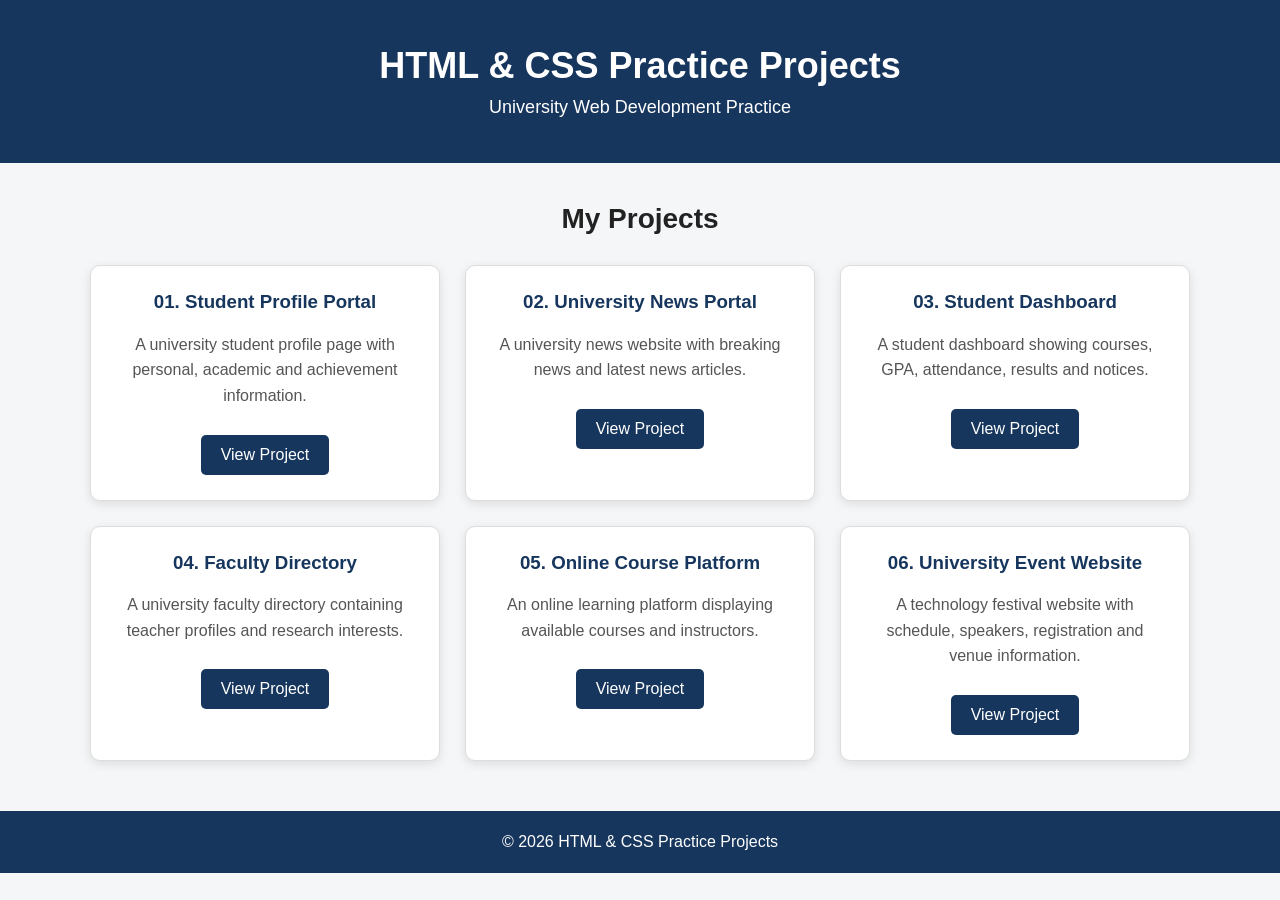
<file: index.html>
<!DOCTYPE html>
<html lang="en">
<head>
    <meta charset="UTF-8">
    <meta name="viewport" content="width=device-width, initial-scale=1.0">
    <title>HTML & CSS Practice Projects</title>

    <link rel="stylesheet" href="style.css">
</head>

<body>

    <header>
        <h1>HTML & CSS Practice Projects</h1>
        <p>University Web Development Practice</p>
    </header>

    <main class="projects">

        <h2>My Projects</h2>

        <div class="project-grid">

            <!-- Project 01 -->
            <div class="project-card">
                <h3>01. Student Profile Portal</h3>
                <p>
                    A university student profile page with personal,
                    academic and achievement information.
                </p>

                <a href="01-Student-Profile/index.html">
                    View Project
                </a>
            </div>

            <!-- Project 02 -->
            <div class="project-card">
                <h3>02. University News Portal</h3>
                <p>
                    A university news website with breaking news
                    and latest news articles.
                </p>

                <a href="02-University-News/index.html">
                    View Project
                </a>
            </div>

            <!-- Project 03 -->
            <div class="project-card">
                <h3>03. Student Dashboard</h3>
                <p>
                    A student dashboard showing courses, GPA,
                    attendance, results and notices.
                </p>

                <a href="03-Student-Dashboard/index.html">
                    View Project
                </a>
            </div>

            <!-- Project 04 -->
            <div class="project-card">
                <h3>04. Faculty Directory</h3>
                <p>
                    A university faculty directory containing
                    teacher profiles and research interests.
                </p>

                <a href="04-Faculty-Directory/index.html">
                    View Project
                </a>
            </div>

            <!-- Project 05 -->
            <div class="project-card">
                <h3>05. Online Course Platform</h3>
                <p>
                    An online learning platform displaying
                    available courses and instructors.
                </p>

                <a href="05-Online-Course/index.html">
                    View Project
                </a>
            </div>

            <!-- Project 06 -->
            <div class="project-card">
                <h3>06. University Event Website</h3>
                <p>
                    A technology festival website with schedule,
                    speakers, registration and venue information.
                </p>

                <a href="06-University-Event/index.html">
                    View Project
                </a>
            </div>

        </div>

    </main>

    <footer>
        <p>© 2026 HTML & CSS Practice Projects</p>
    </footer>

</body>
</html>
</file>
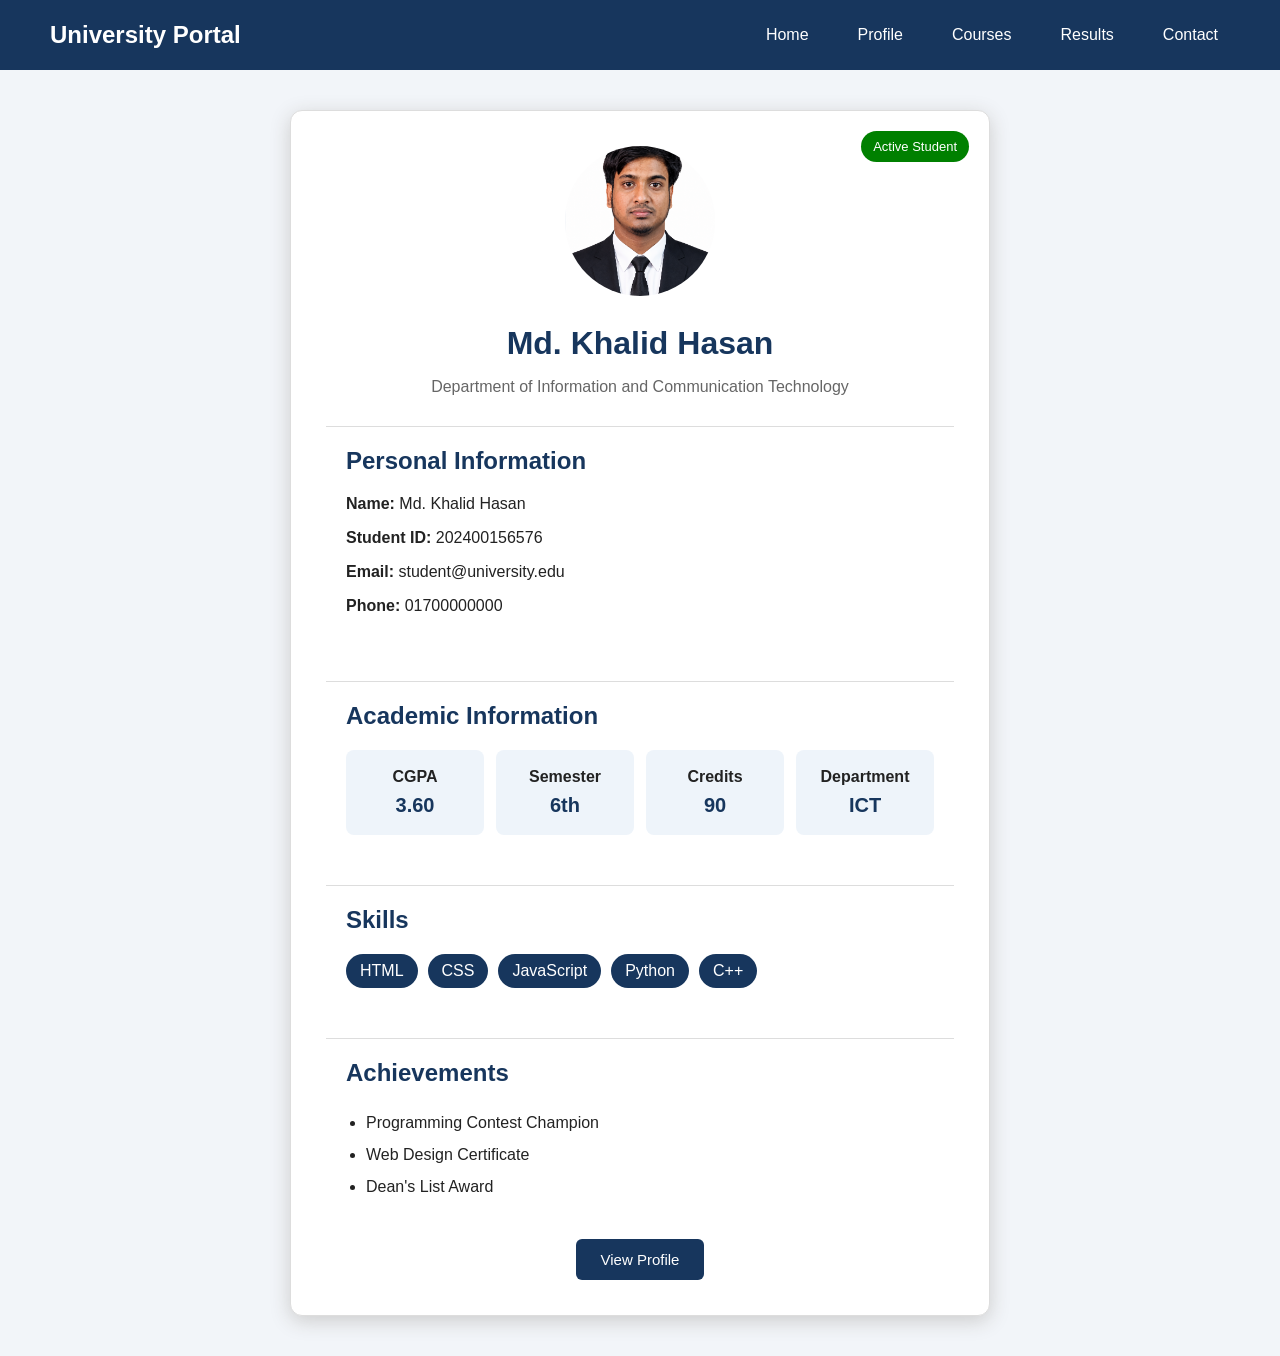
<file: 01-Student-Profile/index.html>
<!DOCTYPE html>
<html lang="en">
<head>
    <meta charset="UTF-8">
    <meta name="viewport" content="width=device-width, initial-scale=1.0">
    <title>Student Profile Portal</title>

    <link rel="stylesheet" href="style.css">
</head>

<body>

    <!-- Navigation Bar -->
    <nav class="navbar">

        <h2>University Portal</h2>

        <div class="nav-links">
            <a href="#">Home</a>
            <a href="#">Profile</a>
            <a href="#">Courses</a>
            <a href="#">Results</a>
            <a href="#">Contact</a>
        </div>

    </nav>


    <!-- Student Profile Card -->
    <main>

        <div class="profile-card">

            <!-- Active Student Badge -->
            <span class="active-badge">
                Active Student
            </span>


            <!-- Profile Picture -->
            <img
                src="kha.png"
                alt="Student Profile Picture"
                class="profile-image"
            >


            <!-- Student Name -->
            <h1>Md. Khalid Hasan</h1>

            <p class="department">
                Department of Information and Communication Technology
            </p>


            <!-- Personal Information -->
            <section class="profile-section">

                <h2>Personal Information</h2>

                <p>
                    <strong>Name:</strong>
                    Md. Khalid Hasan
        
                </p>

                <p>
                    <strong>Student ID:</strong>
                    202400156576
                </p>

                <p>
                    <strong>Email:</strong>
                    student@university.edu
                </p>

                <p>
                    <strong>Phone:</strong>
                    01700000000
                </p>

            </section>


            <!-- Academic Information -->
            <section class="profile-section">

                <h2>Academic Information</h2>

                <div class="academic-grid">

                    <div class="academic-item">
                        <h3>CGPA</h3>
                        <p>3.60</p>
                    </div>

                    <div class="academic-item">
                        <h3>Semester</h3>
                        <p>6th</p>
                    </div>

                    <div class="academic-item">
                        <h3>Credits</h3>
                        <p>90</p>
                    </div>

                    <div class="academic-item">
                        <h3>Department</h3>
                        <p>ICT</p>
                    </div>

                </div>

            </section>


            <!-- Skills -->
            <section class="profile-section">

                <h2>Skills</h2>

                <div class="skills">

                    <span>HTML</span>
                    <span>CSS</span>
                    <span>JavaScript</span>
                    <span>Python</span>
                    <span>C++</span>

                </div>

            </section>


            <!-- Achievements -->
            <section class="profile-section">

                <h2>Achievements</h2>

                <ul class="achievements">

                    <li>
                        Programming Contest Champion
                    </li>

                    <li>
                        Web Design Certificate
                    </li>

                    <li>
                        Dean's List Award
                    </li>

                </ul>

            </section>


            <!-- Button -->
            <button class="profile-button">
                View Profile
            </button>

        </div>

    </main>

</body>
</html>
</file>
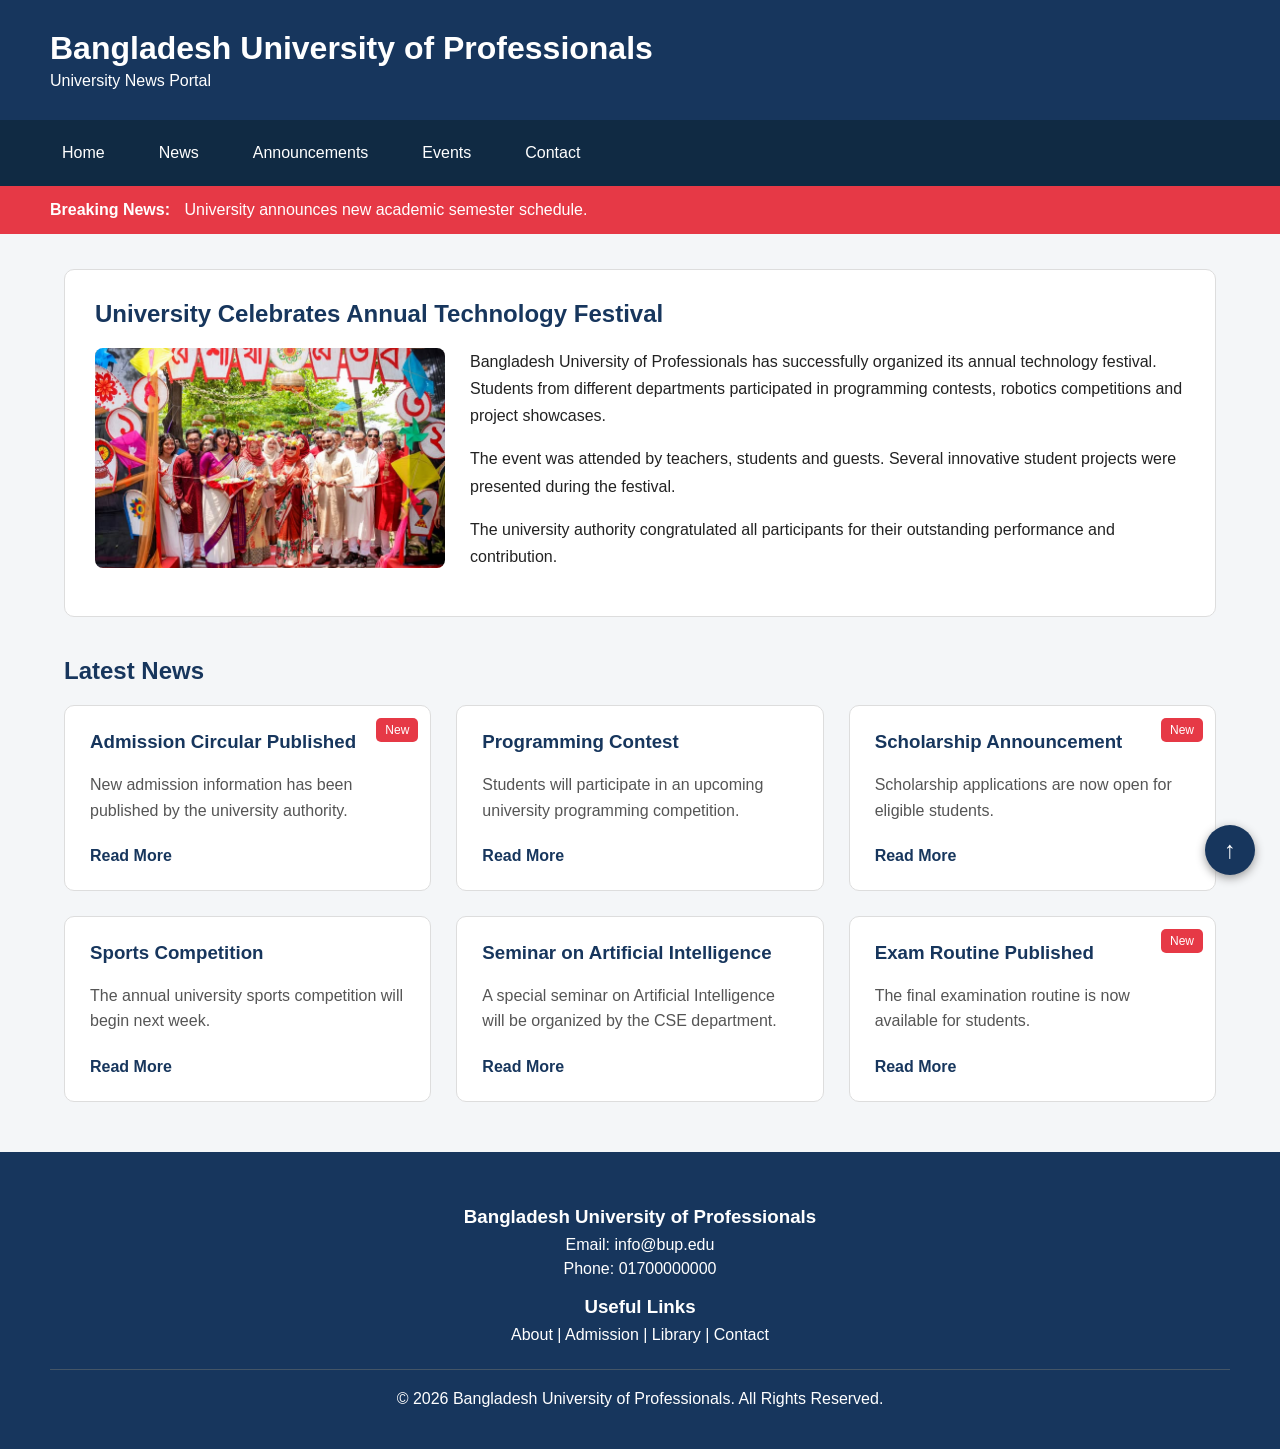
<file: 02-University-News/index.html>
<!DOCTYPE html>
<html lang="en">
<head>
    <meta charset="UTF-8">
    <meta name="viewport" content="width=device-width, initial-scale=1.0">
    <title>University News Portal</title>

    <link rel="stylesheet" href="style.css">
</head>

<body>

    <!-- Header -->
    <header class="header">

        <div class="logo">
            <h1>Bangladesh University of Professionals</h1>
            <p>University News Portal</p>
        </div>

    </header>


    <!-- Navigation -->
    <nav class="navbar">

        <a href="#">Home</a>
        <a href="#">News</a>
        <a href="#">Announcements</a>
        <a href="#">Events</a>
        <a href="#">Contact</a>

    </nav>


    <!-- Breaking News -->
    <section class="breaking-news">

        <strong>Breaking News:</strong>

        <span>
            University announces new academic semester schedule.
        </span>

    </section>


    <main class="container">


        <!-- Main News Article -->
        <section class="main-news">

            <h2>
                University Celebrates Annual Technology Festival
            </h2>

            <img
                src="bup.jpg"
                alt="University Technology Festival"
            >

            <p>
                Bangladesh University of Professionals has successfully organized its annual
                technology festival. Students from different departments
                participated in programming contests, robotics competitions
                and project showcases.
            </p>

            <p>
                The event was attended by teachers, students and guests.
                Several innovative student projects were presented during
                the festival.
            </p>

            <p>
                The university authority congratulated all participants
                for their outstanding performance and contribution.
            </p>

            <div class="clear"></div>

        </section>


        <!-- Latest News -->
        <section class="latest-news">

            <h2>Latest News</h2>


            <div class="news-grid">


                <!-- News 01 -->
                <article class="news-card">

                    <span class="new-badge">New</span>

                    <h3>Admission Circular Published</h3>

                    <p>
                        New admission information has been published
                        by the university authority.
                    </p>

                    <a href="#">Read More</a>

                </article>


                <!-- News 02 -->
                <article class="news-card">

                    <h3>Programming Contest</h3>

                    <p>
                        Students will participate in an upcoming
                        university programming competition.
                    </p>

                    <a href="#">Read More</a>

                </article>


                <!-- News 03 -->
                <article class="news-card">

                    <span class="new-badge">New</span>

                    <h3>Scholarship Announcement</h3>

                    <p>
                        Scholarship applications are now open
                        for eligible students.
                    </p>

                    <a href="#">Read More</a>

                </article>


                <!-- News 04 -->
                <article class="news-card">

                    <h3>Sports Competition</h3>

                    <p>
                        The annual university sports competition
                        will begin next week.
                    </p>

                    <a href="#">Read More</a>

                </article>


                <!-- News 05 -->
                <article class="news-card">

                    <h3>Seminar on Artificial Intelligence</h3>

                    <p>
                        A special seminar on Artificial Intelligence
                        will be organized by the CSE department.
                    </p>

                    <a href="#">Read More</a>

                </article>


                <!-- News 06 -->
                <article class="news-card">

                    <span class="new-badge">New</span>

                    <h3>Exam Routine Published</h3>

                    <p>
                        The final examination routine is now
                        available for students.
                    </p>

                    <a href="#">Read More</a>

                </article>


            </div>

        </section>

    </main>


    <!-- Footer -->
    <footer class="footer">

        <div>
            <h3>Bangladesh University of Professionals</h3>

            <p>
                Email: info@bup.edu
            </p>

            <p>
                Phone: 01700000000
            </p>
        </div>

        <div>
            <h3>Useful Links</h3>

            <p>
                About | Admission | Library | Contact
            </p>
        </div>

        <p class="copyright">
            © 2026 Bangladesh University of Professionals. All Rights Reserved.
        </p>

    </footer>


    <!-- Fixed Back to Top Button -->
    <a href="#" class="top-button">
        ↑
    </a>

</body>
</html>
</file>
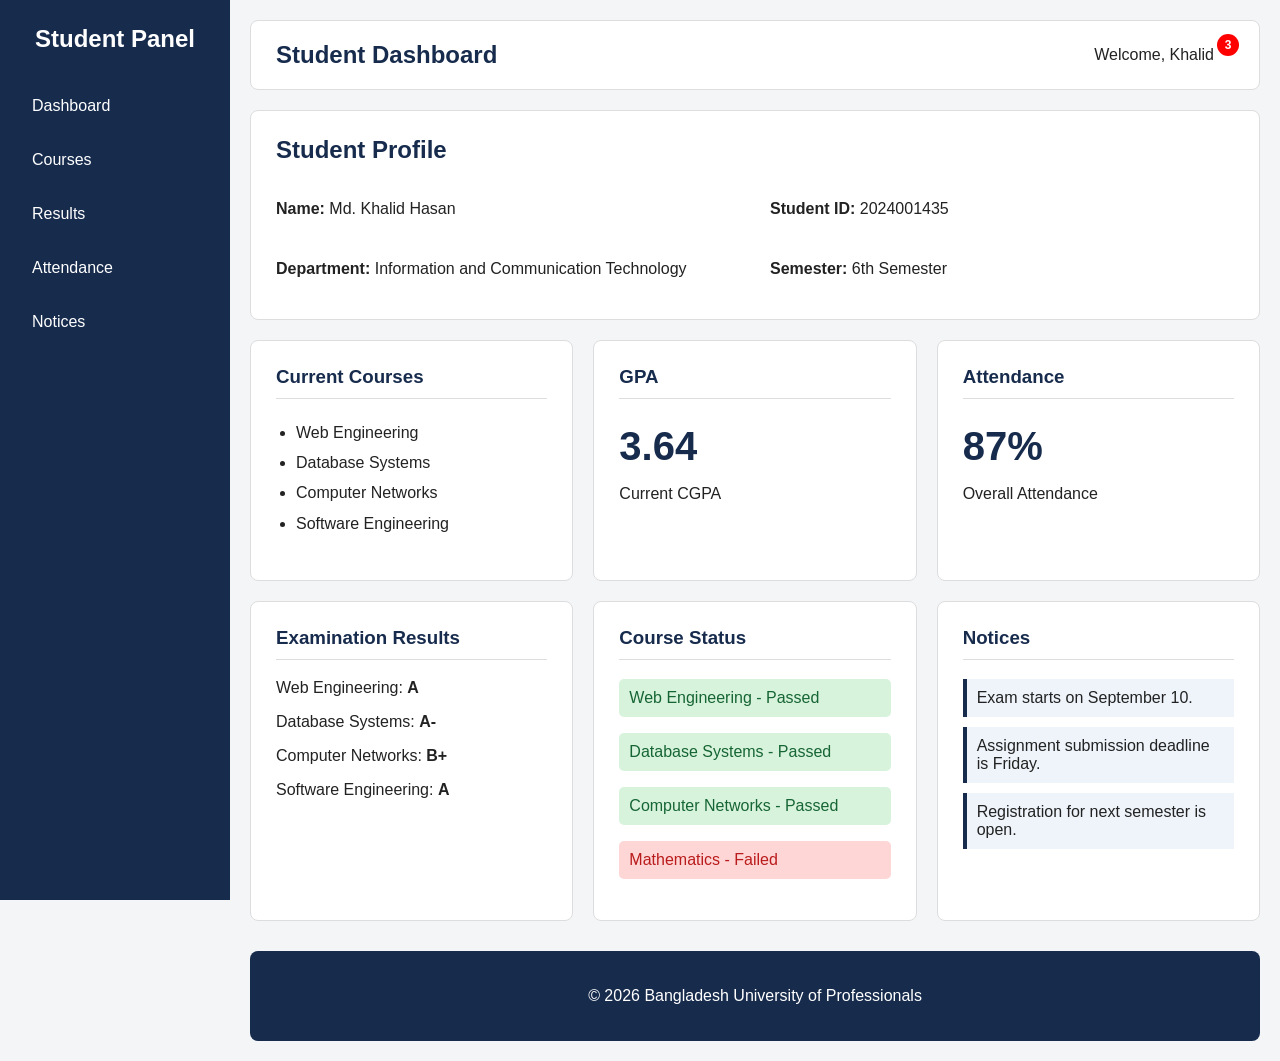
<file: 03-Student-Dashboard/index.html>
<!DOCTYPE html>
<html lang="en">
<head>
    <meta charset="UTF-8">
    <meta name="viewport" content="width=device-width, initial-scale=1.0">

    <title>Student Dashboard</title>

    <link rel="stylesheet" href="style.css">
</head>

<body>

    <!-- =========================
         Sidebar
    ========================== -->

    <aside class="sidebar">

        <h2>Student Panel</h2>

        <nav class="sidebar-nav">

            <a href="#">Dashboard</a>

            <a href="#">Courses</a>

            <a href="#">Results</a>

            <a href="#">Attendance</a>

            <a href="#">Notices</a>

        </nav>

    </aside>


    <!-- =========================
         Main Content
    ========================== -->

    <div class="main-content">


        <!-- Top Navigation -->

        <header class="top-nav">

            <h2>Student Dashboard</h2>

            <div class="student-area">

                <span>Welcome, Khalid</span>

                <span class="notification">
                    3
                </span>

            </div>

        </header>


        <!-- =========================
             Student Profile
        ========================== -->

        <section class="profile">

            <h2>Student Profile</h2>

            <div class="profile-info">

                <p>
                    <strong>Name:</strong>
                    Md. Khalid Hasan
                </p>

                <p>
                    <strong>Student ID:</strong>
                    2024001435
                </p>

                <p>
                    <strong>Department:</strong>
                    Information and Communication Technology
                </p>

                <p>
                    <strong>Semester:</strong>
                    6th Semester
                </p>

            </div>

        </section>


        <!-- =========================
             Dashboard Cards
        ========================== -->

        <section class="dashboard-grid">


            <!-- Current Courses -->

            <div class="dashboard-card">

                <h3>Current Courses</h3>

                <ul>
                    <li>Web Engineering</li>
                    <li>Database Systems</li>
                    <li>Computer Networks</li>
                    <li>Software Engineering</li>
                </ul>

            </div>


            <!-- GPA -->

            <div class="dashboard-card">

                <h3>GPA</h3>

                <p class="big-number">
                    3.64
                </p>

                <p>
                    Current CGPA
                </p>

            </div>


            <!-- Attendance -->

            <div class="dashboard-card">

                <h3>Attendance</h3>

                <p class="big-number">
                    87%
                </p>

                <p>
                    Overall Attendance
                </p>

            </div>


            <!-- Examination Results -->

            <div class="dashboard-card">

                <h3>Examination Results</h3>

                <p>
                    Web Engineering:
                    <strong>A</strong>
                </p>

                <p>
                    Database Systems:
                    <strong>A-</strong>
                </p>

                <p>
                    Computer Networks:
                    <strong>B+</strong>
                </p>

                <p>
                    Software Engineering:
                    <strong>A</strong>
                </p>

            </div>


            <!-- Course Status -->

            <div class="dashboard-card">

                <h3>Course Status</h3>

                <p class="passed">
                    Web Engineering - Passed
                </p>

                <p class="passed">
                    Database Systems - Passed
                </p>

                <p class="passed">
                    Computer Networks - Passed
                </p>

                <p class="failed">
                    Mathematics - Failed
                </p>

            </div>


            <!-- Notices -->

            <div class="dashboard-card">

                <h3>Notices</h3>

                <div class="notice-item">
                    Exam starts on September 10.
                </div>

                <div class="notice-item">
                    Assignment submission deadline is Friday.
                </div>

                <div class="notice-item">
                    Registration for next semester is open.
                </div>

            </div>


        </section>


        <!-- =========================
             Footer
        ========================== -->

        <footer>

            <p>
                © 2026 Bangladesh University of Professionals
            </p>

        </footer>

    </div>

</body>
</html>
</file>
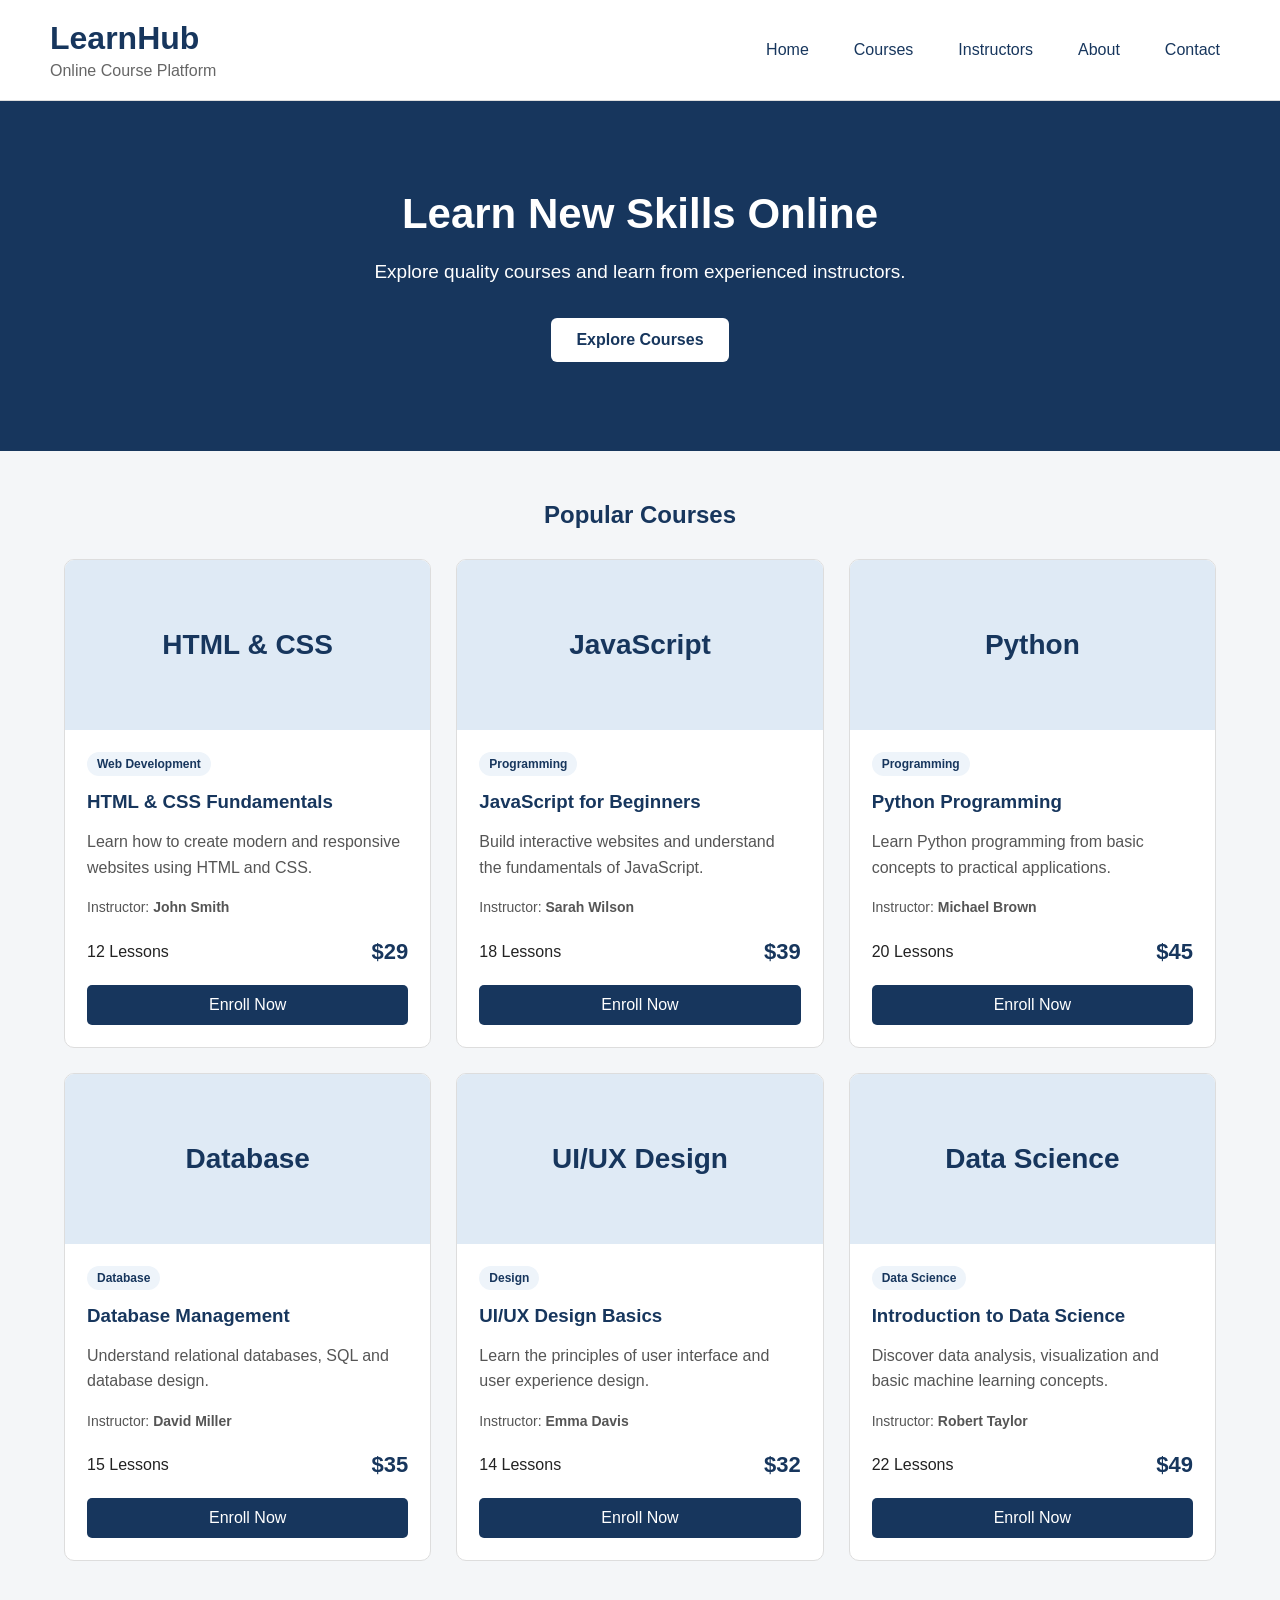
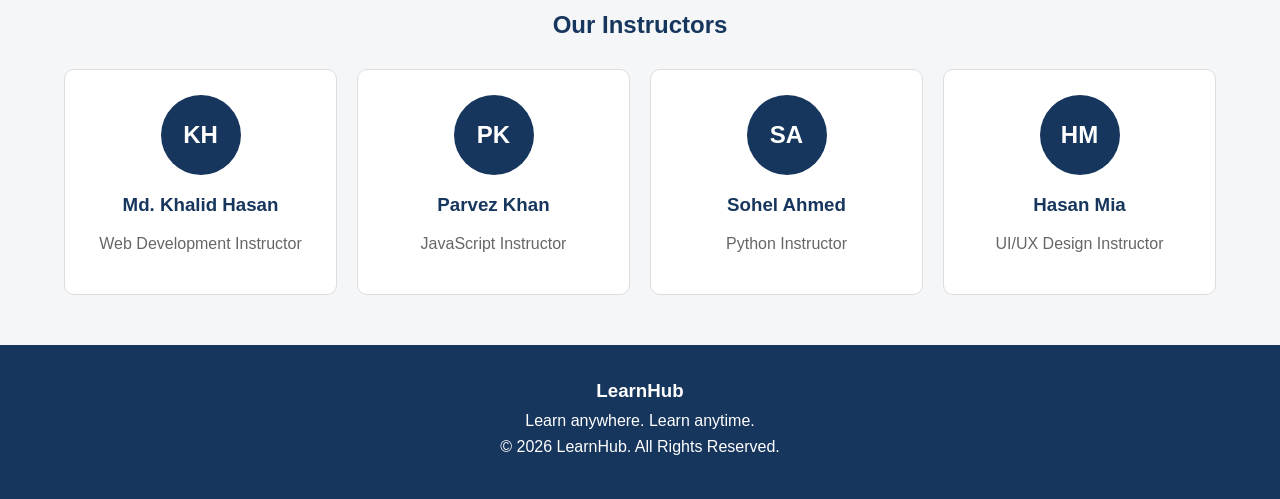
<file: 05-Online-Course/index.html>
<!DOCTYPE html>
<html lang="en">
<head>
    <meta charset="UTF-8">
    <meta name="viewport" content="width=device-width, initial-scale=1.0">

    <title>Online Course Platform</title>

    <link rel="stylesheet" href="style.css">
</head>

<body>

    <!-- =========================
         Header
    ========================== -->

    <header class="header">

        <div class="logo">
            <h1>LearnHub</h1>
            <p>Online Course Platform</p>
        </div>

        <nav class="navbar">

            <a href="#">Home</a>
            <a href="#">Courses</a>
            <a href="#">Instructors</a>
            <a href="#">About</a>
            <a href="#">Contact</a>

        </nav>

    </header>


    <!-- =========================
         Hero Section
    ========================== -->

    <section class="hero">

        <div class="hero-content">

            <h2>
                Learn New Skills Online
            </h2>

            <p>
                Explore quality courses and learn from
                experienced instructors.
            </p>

            <a href="#courses" class="hero-button">
                Explore Courses
            </a>

        </div>

    </section>


    <main>


        <!-- =========================
             Course Section
        ========================== -->

        <section class="courses" id="courses">

            <h2 class="section-title">
                Popular Courses
            </h2>


            <div class="course-grid">


                <!-- Course 01 -->

                <article class="course-card">

                    <div class="course-image">
                        HTML & CSS
                    </div>

                    <div class="course-content">

                        <span class="course-category">
                            Web Development
                        </span>

                        <h3>
                            HTML & CSS Fundamentals
                        </h3>

                        <p>
                            Learn how to create modern and
                            responsive websites using HTML and CSS.
                        </p>

                        <p class="instructor">
                            Instructor:
                            <strong>John Smith</strong>
                        </p>

                        <div class="course-bottom">

                            <span>
                                12 Lessons
                            </span>

                            <span class="price">
                                $29
                            </span>

                        </div>

                        <a href="#" class="course-button">
                            Enroll Now
                        </a>

                    </div>

                </article>


                <!-- Course 02 -->

                <article class="course-card">

                    <div class="course-image">
                        JavaScript
                    </div>

                    <div class="course-content">

                        <span class="course-category">
                            Programming
                        </span>

                        <h3>
                            JavaScript for Beginners
                        </h3>

                        <p>
                            Build interactive websites and
                            understand the fundamentals of JavaScript.
                        </p>

                        <p class="instructor">
                            Instructor:
                            <strong>Sarah Wilson</strong>
                        </p>

                        <div class="course-bottom">

                            <span>
                                18 Lessons
                            </span>

                            <span class="price">
                                $39
                            </span>

                        </div>

                        <a href="#" class="course-button">
                            Enroll Now
                        </a>

                    </div>

                </article>


                <!-- Course 03 -->

                <article class="course-card">

                    <div class="course-image">
                        Python
                    </div>

                    <div class="course-content">

                        <span class="course-category">
                            Programming
                        </span>

                        <h3>
                            Python Programming
                        </h3>

                        <p>
                            Learn Python programming from basic
                            concepts to practical applications.
                        </p>

                        <p class="instructor">
                            Instructor:
                            <strong>Michael Brown</strong>
                        </p>

                        <div class="course-bottom">

                            <span>
                                20 Lessons
                            </span>

                            <span class="price">
                                $45
                            </span>

                        </div>

                        <a href="#" class="course-button">
                            Enroll Now
                        </a>

                    </div>

                </article>


                <!-- Course 04 -->

                <article class="course-card">

                    <div class="course-image">
                        Database
                    </div>

                    <div class="course-content">

                        <span class="course-category">
                            Database
                        </span>

                        <h3>
                            Database Management
                        </h3>

                        <p>
                            Understand relational databases,
                            SQL and database design.
                        </p>

                        <p class="instructor">
                            Instructor:
                            <strong>David Miller</strong>
                        </p>

                        <div class="course-bottom">

                            <span>
                                15 Lessons
                            </span>

                            <span class="price">
                                $35
                            </span>

                        </div>

                        <a href="#" class="course-button">
                            Enroll Now
                        </a>

                    </div>

                </article>


                <!-- Course 05 -->

                <article class="course-card">

                    <div class="course-image">
                        UI/UX Design
                    </div>

                    <div class="course-content">

                        <span class="course-category">
                            Design
                        </span>

                        <h3>
                            UI/UX Design Basics
                        </h3>

                        <p>
                            Learn the principles of user interface
                            and user experience design.
                        </p>

                        <p class="instructor">
                            Instructor:
                            <strong>Emma Davis</strong>
                        </p>

                        <div class="course-bottom">

                            <span>
                                14 Lessons
                            </span>

                            <span class="price">
                                $32
                            </span>

                        </div>

                        <a href="#" class="course-button">
                            Enroll Now
                        </a>

                    </div>

                </article>


                <!-- Course 06 -->

                <article class="course-card">

                    <div class="course-image">
                        Data Science
                    </div>

                    <div class="course-content">

                        <span class="course-category">
                            Data Science
                        </span>

                        <h3>
                            Introduction to Data Science
                        </h3>

                        <p>
                            Discover data analysis, visualization
                            and basic machine learning concepts.
                        </p>

                        <p class="instructor">
                            Instructor:
                            <strong>Robert Taylor</strong>
                        </p>

                        <div class="course-bottom">

                            <span>
                                22 Lessons
                            </span>

                            <span class="price">
                                $49
                            </span>

                        </div>

                        <a href="#" class="course-button">
                            Enroll Now
                        </a>

                    </div>

                </article>


            </div>

        </section>


        <!-- =========================
             Instructors
        ========================== -->

        <section class="instructors">

            <h2 class="section-title">
                Our Instructors
            </h2>


            <div class="instructor-grid">

                <div class="instructor-card">

                    <div class="instructor-avatar">
                        KH
                    </div>

                    <h3>
                        Md. Khalid Hasan
                    </h3>

                    <p>
                        Web Development Instructor
                    </p>

                </div>


                <div class="instructor-card">

                    <div class="instructor-avatar">
                     PK
                    </div>

                    <h3>
                        Parvez Khan
                    </h3>

                    <p>
                        JavaScript Instructor
                    </p>

                </div>


                <div class="instructor-card">

                    <div class="instructor-avatar">
                        SA
                    </div>

                    <h3>
                        Sohel Ahmed
                    </h3>

                    <p>
                        Python Instructor
                    </p>

                </div>


                <div class="instructor-card">

                    <div class="instructor-avatar">
                        HM
                    </div>

                    <h3>
                        Hasan Mia
                    </h3>

                    <p>
                        UI/UX Design Instructor
                    </p>

                </div>

            </div>

        </section>


    </main>


    <!-- =========================
         Footer
    ========================== -->

    <footer class="footer">

        <h3>
            LearnHub
        </h3>

        <p>
            Learn anywhere. Learn anytime.
        </p>

        <p>
            © 2026 LearnHub. All Rights Reserved.
        </p>

    </footer>

</body>
</html>
</file>
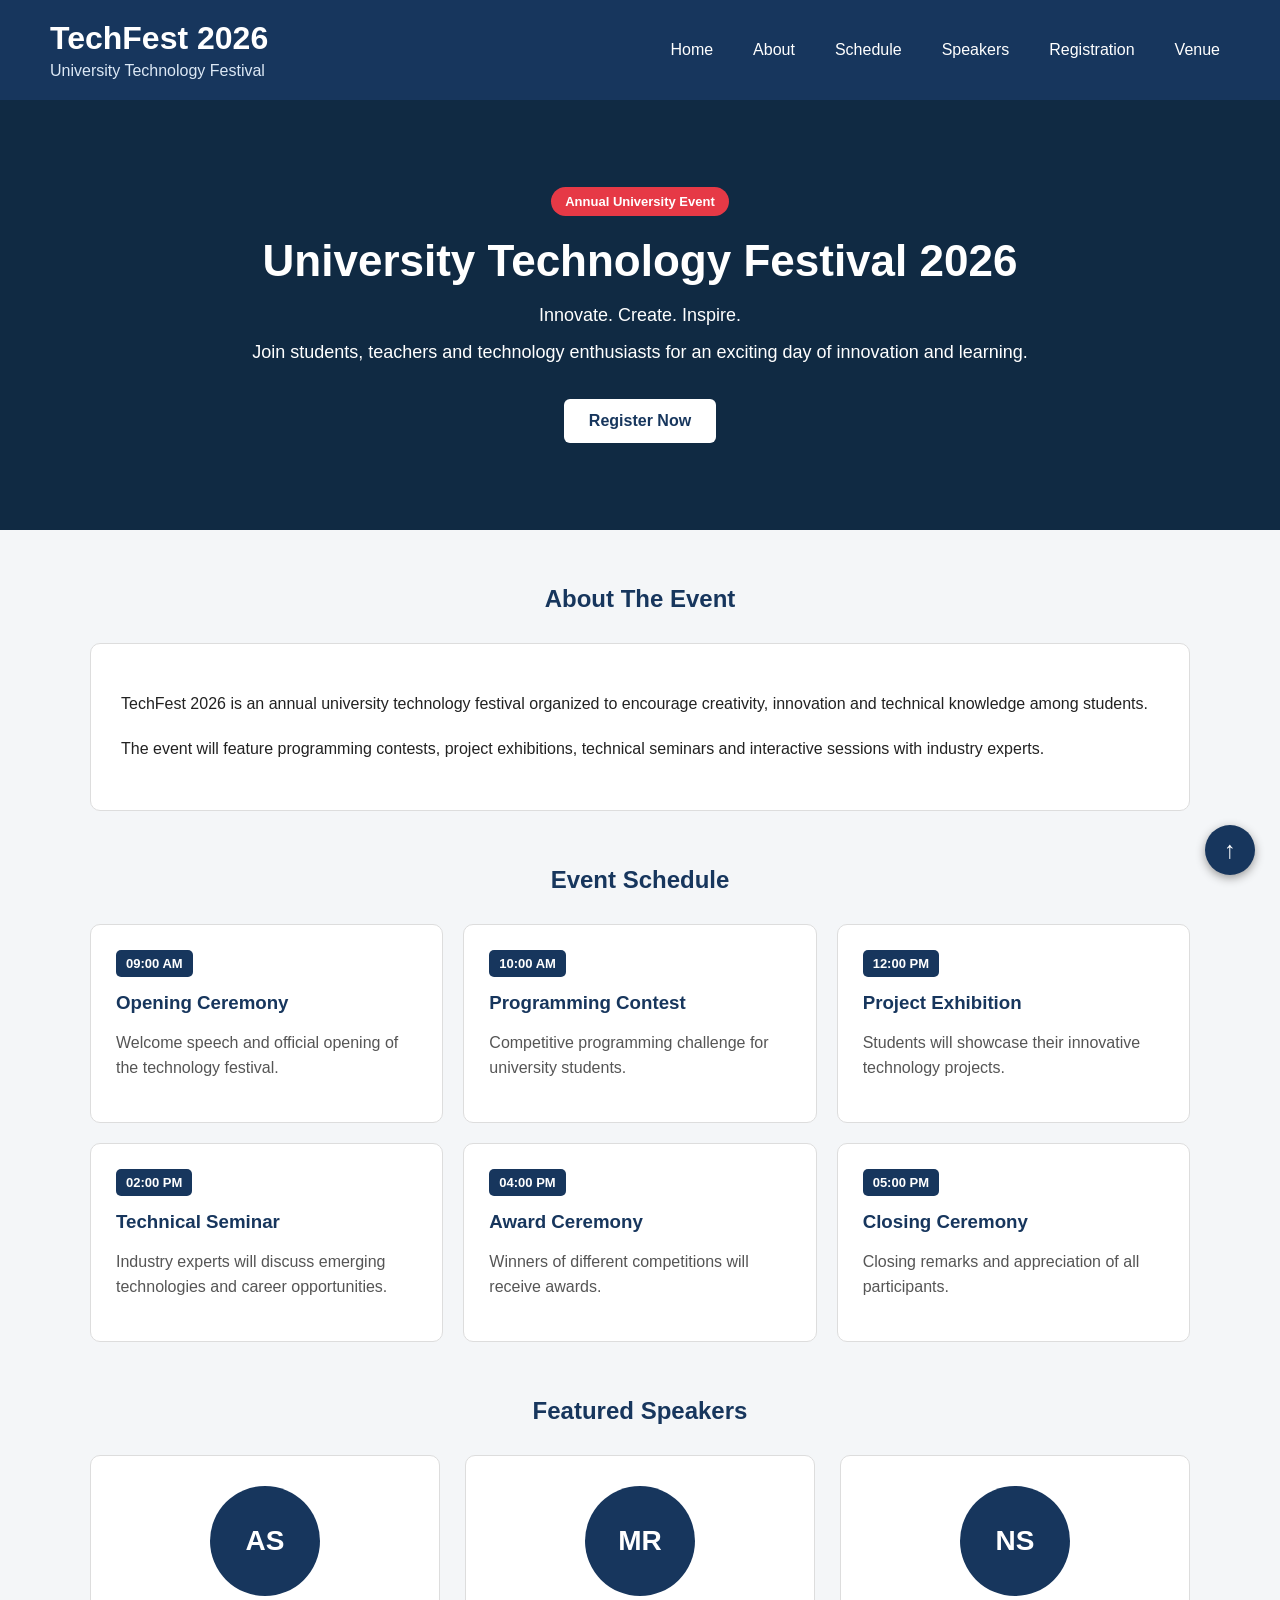
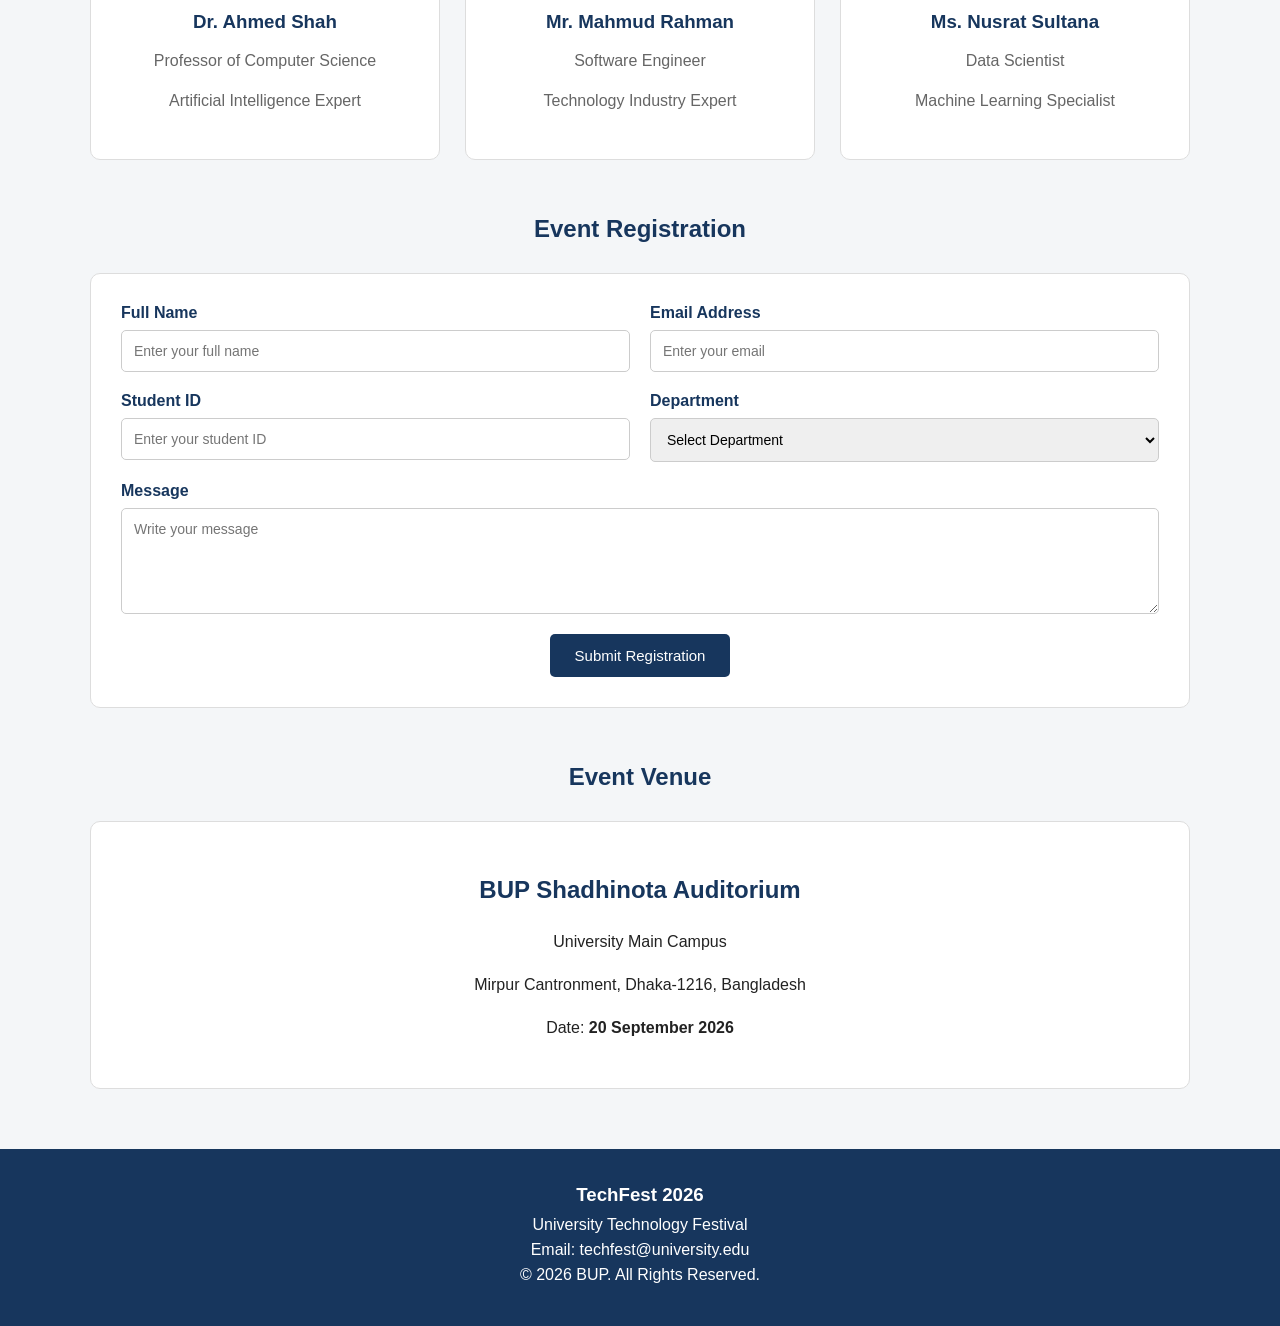
<file: 06-University-Event/index.html>
<!DOCTYPE html>
<html lang="en">
<head>
    <meta charset="UTF-8">
    <meta name="viewport" content="width=device-width, initial-scale=1.0">

    <title>University Technology Festival</title>

    <link rel="stylesheet" href="style.css">
</head>

<body>

    <!-- =========================
         Header
    ========================== -->

    <header class="header">

        <div class="logo">
            <h1>TechFest 2026</h1>
            <p>University Technology Festival</p>
        </div>

        <nav class="navbar">

            <a href="#">Home</a>

            <a href="#about">About</a>

            <a href="#schedule">Schedule</a>

            <a href="#speakers">Speakers</a>

            <a href="#registration">Registration</a>

            <a href="#venue">Venue</a>

        </nav>

    </header>


    <!-- =========================
         Hero Section
    ========================== -->

    <section class="hero">

        <div class="hero-content">

            <span class="event-badge">
                Annual University Event
            </span>

            <h2>
                University Technology Festival 2026
            </h2>

            <p>
                Innovate. Create. Inspire.
            </p>

            <p>
                Join students, teachers and technology enthusiasts
                for an exciting day of innovation and learning.
            </p>

            <a href="#registration" class="hero-button">
                Register Now
            </a>

        </div>

    </section>


    <main>


        <!-- =========================
             About Event
        ========================== -->

        <section class="section" id="about">

            <h2 class="section-title">
                About The Event
            </h2>

            <div class="about-content">

                <p>
                    TechFest 2026 is an annual university technology
                    festival organized to encourage creativity,
                    innovation and technical knowledge among students.
                </p>

                <p>
                    The event will feature programming contests,
                    project exhibitions, technical seminars and
                    interactive sessions with industry experts.
                </p>

            </div>

        </section>


        <!-- =========================
             Event Schedule
        ========================== -->

        <section class="section" id="schedule">

            <h2 class="section-title">
                Event Schedule
            </h2>


            <div class="schedule-grid">


                <div class="schedule-card">

                    <span class="time">
                        09:00 AM
                    </span>

                    <h3>
                        Opening Ceremony
                    </h3>

                    <p>
                        Welcome speech and official opening
                        of the technology festival.
                    </p>

                </div>


                <div class="schedule-card">

                    <span class="time">
                        10:00 AM
                    </span>

                    <h3>
                        Programming Contest
                    </h3>

                    <p>
                        Competitive programming challenge
                        for university students.
                    </p>

                </div>


                <div class="schedule-card">

                    <span class="time">
                        12:00 PM
                    </span>

                    <h3>
                        Project Exhibition
                    </h3>

                    <p>
                        Students will showcase their innovative
                        technology projects.
                    </p>

                </div>


                <div class="schedule-card">

                    <span class="time">
                        02:00 PM
                    </span>

                    <h3>
                        Technical Seminar
                    </h3>

                    <p>
                        Industry experts will discuss emerging
                        technologies and career opportunities.
                    </p>

                </div>


                <div class="schedule-card">

                    <span class="time">
                        04:00 PM
                    </span>

                    <h3>
                        Award Ceremony
                    </h3>

                    <p>
                        Winners of different competitions
                        will receive awards.
                    </p>

                </div>


                <div class="schedule-card">

                    <span class="time">
                        05:00 PM
                    </span>

                    <h3>
                        Closing Ceremony
                    </h3>

                    <p>
                        Closing remarks and appreciation
                        of all participants.
                    </p>

                </div>


            </div>

        </section>


        <!-- =========================
             Speakers
        ========================== -->

        <section class="section" id="speakers">

            <h2 class="section-title">
                Featured Speakers
            </h2>


            <div class="speaker-grid">


                <div class="speaker-card">

                    <div class="speaker-image">
                        AS
                    </div>

                    <h3>
                        Dr. Ahmed Shah
                    </h3>

                    <p>
                        Professor of Computer Science
                    </p>

                    <p>
                        Artificial Intelligence Expert
                    </p>

                </div>


                <div class="speaker-card">

                    <div class="speaker-image">
                        MR
                    </div>

                    <h3>
                        Mr. Mahmud Rahman
                    </h3>

                    <p>
                        Software Engineer
                    </p>

                    <p>
                        Technology Industry Expert
                    </p>

                </div>


                <div class="speaker-card">

                    <div class="speaker-image">
                        NS
                    </div>

                    <h3>
                        Ms. Nusrat Sultana
                    </h3>

                    <p>
                        Data Scientist
                    </p>

                    <p>
                        Machine Learning Specialist
                    </p>

                </div>


            </div>

        </section>


        <!-- =========================
             Registration
        ========================== -->

        <section class="section" id="registration">

            <h2 class="section-title">
                Event Registration
            </h2>


            <form class="registration-form">

                <div class="form-group">

                    <label for="name">
                        Full Name
                    </label>

                    <input
                        type="text"
                        id="name"
                        name="name"
                        placeholder="Enter your full name"
                    >

                </div>


                <div class="form-group">

                    <label for="email">
                        Email Address
                    </label>

                    <input
                        type="email"
                        id="email"
                        name="email"
                        placeholder="Enter your email"
                    >

                </div>


                <div class="form-group">

                    <label for="student-id">
                        Student ID
                    </label>

                    <input
                        type="text"
                        id="student-id"
                        name="student-id"
                        placeholder="Enter your student ID"
                    >

                </div>


                <div class="form-group">

                    <label for="department">
                        Department
                    </label>

                    <select id="department" name="department">

                        <option value="">
                            Select Department
                        </option>

                        <option value="cse">
                            Information & Communication Engineering
                           
                        </option>

                        <option value="eee">
                             Computer Science & Engineering
                            
                        </option>

                        <option value="bba">
                             Electrical & Electronic Engineering
                           
                        </option>

                        <option value="civil">
                            Civil Engineering
                        </option>

                    </select>

                </div>


                <div class="form-group full-width">

                    <label for="message">
                        Message
                    </label>

                    <textarea
                        id="message"
                        name="message"
                        rows="5"
                        placeholder="Write your message"
                    ></textarea>

                </div>


                <div class="form-submit">

                    <button type="submit">
                        Submit Registration
                    </button>

                </div>

            </form>

        </section>


        <!-- =========================
             Venue
        ========================== -->

        <section class="section" id="venue">

            <h2 class="section-title">
                Event Venue
            </h2>


            <div class="venue">

                <h3>
                    BUP Shadhinota Auditorium
                </h3>

                <p>
                    University Main Campus
                </p>

                <p>
                    Mirpur Cantronment, Dhaka-1216, Bangladesh
                </p>

                <p>
                    Date:
                    <strong>20 September 2026</strong>
                </p>

            </div>

        </section>


    </main>


    <!-- =========================
         Footer
    ========================== -->

    <footer class="footer">

        <h3>
            TechFest 2026
        </h3>

        <p>
            University Technology Festival
        </p>

        <p>
            Email: techfest@university.edu
        </p>

        <p>
            © 2026 BUP. All Rights Reserved.
        </p>

    </footer>


    <!-- Fixed Back To Top -->

    <a href="#" class="top-button">
        ↑
    </a>

</body>
</html>
</file>
<file: style.css>
* {
    box-sizing: border-box;
}

body {
    margin: 0;
    font-family: Arial, sans-serif;
    background: #f4f6f8;
    color: #222;
}

/* Header */

header {
    background: #17365d;
    color: white;
    text-align: center;
    padding: 45px 20px;
}

header h1 {
    margin: 0 0 10px;
    font-size: 36px;
}

header p {
    margin: 0;
    font-size: 18px;
}

/* Projects */

.projects {
    width: 90%;
    max-width: 1100px;
    margin: 40px auto;
}

.projects h2 {
    text-align: center;
    margin-bottom: 30px;
    font-size: 28px;
}

/* Project Grid */

.project-grid {
    display: grid;
    grid-template-columns: repeat(3, 1fr);
    gap: 25px;
}

/* Project Card */

.project-card {
    background: white;
    padding: 25px;
    border: 1px solid #ddd;
    border-radius: 10px;
    text-align: center;
    box-shadow: 0 3px 10px #ddd;
    transition: 0.3s;
}

.project-card:hover {
    transform: translateY(-7px);
    box-shadow: 0 8px 20px #ccc;
}

.project-card h3 {
    color: #17365d;
    margin-top: 0;
}

.project-card p {
    line-height: 1.6;
    color: #555;
}

/* Button */

.project-card a {
    display: inline-block;
    margin-top: 10px;
    padding: 11px 20px;
    background: #17365d;
    color: white;
    text-decoration: none;
    border-radius: 5px;
    transition: 0.3s;
}

.project-card a:hover {
    background: #28598d;
}

/* Footer */

footer {
    background: #17365d;
    color: white;
    text-align: center;
    padding: 22px;
    margin-top: 50px;
}

footer p {
    margin: 0;
}

/* Responsive */

@media (max-width: 800px) {

    .project-grid {
        grid-template-columns: 1fr;
    }

    header h1 {
        font-size: 28px;
    }
}
</file>
<file: 01-Student-Profile/style.css>
* {
    box-sizing: border-box;
}

body {
    margin: 0;
    font-family: Arial, sans-serif;
    background: #f2f5f9;
    color: #222;
}


/* =========================
   Navigation Bar
========================= */

.navbar {
    display: flex;
    justify-content: space-between;
    align-items: center;

    padding: 18px 50px;

    background: #17365d;
    color: white;
}

.navbar h2 {
    margin: 0;
}

.nav-links {
    display: flex;
    gap: 25px;
}

.nav-links a {
    color: white;
    text-decoration: none;

    padding: 8px 12px;

    border-radius: 5px;

    transition: 0.3s;
}

.nav-links a:hover {
    background: #28598d;
}


/* =========================
   Main Area
========================= */

main {
    padding: 40px 20px;
}


/* =========================
   Profile Card
========================= */

.profile-card {
    position: relative;

    width: 700px;
    max-width: 100%;

    margin: 0 auto;

    padding: 35px;

    background: white;

    border: 1px solid #ddd;
    border-radius: 12px;

    text-align: center;

    box-shadow: 0 5px 20px #ccc;
}


/* =========================
   Active Student Badge
========================= */

.active-badge {
    position: absolute;

    top: 20px;
    right: 20px;

    background: green;
    color: white;

    padding: 8px 12px;

    border-radius: 20px;

    font-size: 13px;
}


/* =========================
   Profile Image
========================= */

.profile-image {
    width: 150px;
    height: 150px;

    border-radius: 50%;

    object-fit: cover;

    margin-bottom: 15px;
}


/* =========================
   Student Information
========================= */

.profile-card h1 {
    margin: 10px 0;
    color: #17365d;
}

.department {
    color: #666;
}


/* =========================
   Sections
========================= */

.profile-section {
    margin-top: 30px;

    padding: 20px;

    border-top: 1px solid #ddd;

    text-align: left;
}

.profile-section h2 {
    color: #17365d;
    margin-top: 0;
}


/* =========================
   Academic Grid
========================= */

.academic-grid {
    display: grid;

    grid-template-columns: repeat(4, 1fr);

    gap: 12px;
}

.academic-item {
    padding: 18px;

    background: #eef4fa;

    border-radius: 8px;

    text-align: center;
}

.academic-item h3 {
    margin: 0 0 8px;
    font-size: 16px;
}

.academic-item p {
    margin: 0;

    font-size: 20px;

    font-weight: bold;

    color: #17365d;
}


/* =========================
   Skills
========================= */

.skills {
    display: flex;

    flex-wrap: wrap;

    gap: 10px;
}

.skills span {
    background: #17365d;

    color: white;

    padding: 8px 14px;

    border-radius: 20px;
}


/* =========================
   Achievements
========================= */

.achievements {
    padding-left: 20px;

    line-height: 2;
}


/* =========================
   Button
========================= */

.profile-button {
    padding: 12px 25px;

    border: none;

    background: #17365d;

    color: white;

    border-radius: 6px;

    cursor: pointer;

    font-size: 15px;

    transition: 0.3s;
}

.profile-button:hover {
    background: #28598d;
}


/* =========================
   Responsive Design
========================= */

@media (max-width: 700px) {

    .navbar {
        flex-direction: column;
        gap: 15px;

        padding: 20px;
    }

    .nav-links {
        flex-wrap: wrap;
        justify-content: center;
    }

    .academic-grid {
        grid-template-columns: repeat(2, 1fr);
    }

    .profile-card {
        padding: 25px 20px;
    }

}


@media (max-width: 450px) {

    .academic-grid {
        grid-template-columns: 1fr;
    }

}
</file>
<file: 02-University-News/style.css>
* {
    box-sizing: border-box;
}

body {
    margin: 0;
    font-family: Arial, sans-serif;
    background: #f4f6f8;
    color: #222;
}


/* =========================
   Header
========================= */

.header {
    background: #17365d;
    color: white;

    padding: 30px 50px;
}

.logo h1 {
    margin: 0 0 5px;
}

.logo p {
    margin: 0;
}


/* =========================
   Navigation
========================= */

.navbar {
    display: flex;
    align-items: center;
    gap: 30px;

    padding: 16px 50px;

    background: #102a43;
}

.navbar a {
    color: white;
    text-decoration: none;

    padding: 8px 12px;

    border-radius: 5px;

    transition: 0.3s;
}

.navbar a:hover {
    background: #28598d;
}


/* =========================
   Breaking News
========================= */

.breaking-news {
    padding: 15px 50px;

    background: #e63946;
    color: white;
}

.breaking-news strong {
    margin-right: 10px;
}


/* =========================
   Main Container
========================= */

.container {
    width: 90%;
    max-width: 1200px;

    margin: 35px auto;
}


/* =========================
   Main News Article
========================= */

.main-news {
    background: white;

    padding: 30px;

    margin-bottom: 40px;

    border: 1px solid #ddd;
    border-radius: 10px;
}

.main-news h2 {
    color: #17365d;

    margin-top: 0;
}

.main-news img {
    width: 350px;
    height: 220px;

    object-fit: cover;

    float: left;

    margin: 0 25px 15px 0;

    border-radius: 8px;
}

.main-news p {
    line-height: 1.7;
}

.clear {
    clear: both;
}


/* =========================
   Latest News
========================= */

.latest-news h2 {
    color: #17365d;

    margin-bottom: 20px;
}


/* =========================
   News Grid
========================= */

.news-grid {
    display: grid;

    grid-template-columns: repeat(3, 1fr);

    gap: 25px;
}


/* =========================
   News Card
========================= */

.news-card {
    position: relative;

    background: white;

    padding: 25px;

    border: 1px solid #ddd;

    border-radius: 10px;

    transition: 0.3s;
}

.news-card:hover {
    transform: translateY(-6px);

    box-shadow: 0 8px 20px #ccc;
}

.news-card h3 {
    color: #17365d;

    margin-top: 0;
}

.news-card p {
    line-height: 1.6;

    color: #555;
}

.news-card a {
    display: inline-block;

    margin-top: 8px;

    color: #17365d;

    font-weight: bold;

    text-decoration: none;
}

.news-card a:hover {
    text-decoration: underline;
}


/* =========================
   New Badge
========================= */

.new-badge {
    position: absolute;

    top: 12px;
    right: 12px;

    background: #e63946;

    color: white;

    padding: 5px 9px;

    border-radius: 5px;

    font-size: 12px;
}


/* =========================
   Footer
========================= */

.footer {
    position: relative;

    margin-top: 50px;

    padding: 35px 50px;

    background: #17365d;

    color: white;

    text-align: center;
}

.footer h3 {
    margin-bottom: 8px;
}

.footer p {
    margin: 6px 0;
}

.copyright {
    margin-top: 25px !important;

    border-top: 1px solid #456;

    padding-top: 20px;
}


/* =========================
   Fixed Back To Top
========================= */

.top-button {
    position: fixed;

    right: 25px;
    bottom: 25px;

    width: 50px;
    height: 50px;

    display: flex;

    justify-content: center;
    align-items: center;

    background: #17365d;

    color: white;

    text-decoration: none;

    font-size: 24px;

    border-radius: 50%;

    box-shadow: 0 3px 10px #999;

    transition: 0.3s;
}

.top-button:hover {
    background: #28598d;

    transform: translateY(-3px);
}


/* =========================
   Responsive Design
========================= */

@media (max-width: 800px) {

    .header {
        padding: 25px 20px;
    }

    .navbar {
        flex-wrap: wrap;

        padding: 15px 20px;

        gap: 10px;
    }

    .breaking-news {
        padding: 15px 20px;
    }

    .container {
        width: 94%;
    }

    .news-grid {
        grid-template-columns: 1fr;
    }

    .main-news img {
        width: 100%;
        height: auto;

        float: none;

        margin: 0 0 20px 0;
    }

    .footer {
        padding: 30px 20px;
    }
}
</file>
<file: 03-Student-Dashboard/style.css>
* {
    box-sizing: border-box;
}

body {
    margin: 0;

    font-family: Arial, sans-serif;

    background: #f3f5f7;

    color: #222;
}


/* =========================
   Fixed Sidebar
========================= */

.sidebar {
    position: fixed;

    left: 0;
    top: 0;

    width: 230px;
    height: 100vh;

    background: #172b4d;

    color: white;

    padding: 25px 20px;
}

.sidebar h2 {
    margin-top: 0;

    text-align: center;

    margin-bottom: 30px;
}


/* Sidebar Navigation */

.sidebar-nav {
    display: flex;

    flex-direction: column;

    gap: 8px;
}

.sidebar-nav a {
    color: white;

    text-decoration: none;

    padding: 14px 12px;

    border-radius: 5px;

    transition: 0.3s;
}

.sidebar-nav a:hover {
    background: #284b7a;
}


/* =========================
   Main Content
========================= */

.main-content {
    margin-left: 230px;

    padding: 20px;
}


/* =========================
   Top Navigation
========================= */

.top-nav {
    display: flex;

    justify-content: space-between;

    align-items: center;

    background: white;

    padding: 20px 25px;

    border: 1px solid #ddd;

    border-radius: 8px;
}

.top-nav h2 {
    margin: 0;

    color: #172b4d;
}

.student-area {
    position: relative;

    padding-right: 20px;
}


/* =========================
   Notification Badge
========================= */

.notification {
    position: absolute;

    top: -12px;

    right: -5px;

    background: red;

    color: white;

    width: 22px;
    height: 22px;

    display: flex;

    justify-content: center;
    align-items: center;

    border-radius: 50%;

    font-size: 12px;

    font-weight: bold;
}


/* =========================
   Student Profile
========================= */

.profile {
    background: white;

    margin: 20px 0;

    padding: 25px;

    border: 1px solid #ddd;

    border-radius: 8px;
}

.profile h2 {
    margin-top: 0;

    color: #172b4d;
}

.profile-info {
    display: grid;

    grid-template-columns: repeat(2, 1fr);

    gap: 10px 30px;
}


/* =========================
   Dashboard Grid
========================= */

.dashboard-grid {
    display: grid;

    grid-template-columns: repeat(3, 1fr);

    gap: 20px;
}


/* =========================
   Dashboard Cards
========================= */

.dashboard-card {
    background: white;

    padding: 25px;

    border: 1px solid #ddd;

    border-radius: 8px;

    min-height: 180px;

    transition: 0.3s;
}

.dashboard-card:hover {
    transform: translateY(-5px);

    box-shadow: 0 6px 15px #ccc;
}

.dashboard-card h3 {
    margin-top: 0;

    color: #172b4d;

    border-bottom: 1px solid #ddd;

    padding-bottom: 10px;
}

.dashboard-card ul {
    padding-left: 20px;

    line-height: 1.9;
}


/* =========================
   GPA & Attendance
========================= */

.big-number {
    font-size: 40px;

    font-weight: bold;

    color: #172b4d;

    margin: 25px 0 5px;
}


/* =========================
   Passed Course
========================= */

.passed {
    background: #d8f3dc;

    color: #166534;

    padding: 10px;

    border-radius: 5px;
}


/* =========================
   Failed Course
========================= */

.failed {
    background: #ffd6d6;

    color: #b91c1c;

    padding: 10px;

    border-radius: 5px;
}


/* =========================
   Notices
========================= */

.notice-item {
    padding: 10px;

    margin-bottom: 10px;

    background: #eef4fa;

    border-left: 4px solid #172b4d;
}


/* =========================
   Footer
========================= */

footer {
    margin-top: 30px;

    padding: 20px;

    background: #172b4d;

    color: white;

    text-align: center;

    border-radius: 8px;
}


/* =========================
   Responsive Design
========================= */

@media (max-width: 900px) {

    .dashboard-grid {
        grid-template-columns: repeat(2, 1fr);
    }

}


@media (max-width: 650px) {

    .sidebar {
        position: static;

        width: 100%;

        height: auto;
    }

    .sidebar-nav {
        flex-direction: row;

        flex-wrap: wrap;

        justify-content: center;
    }

    .main-content {
        margin-left: 0;
    }

    .top-nav {
        flex-direction: column;

        gap: 15px;

        text-align: center;
    }

    .profile-info {
        grid-template-columns: 1fr;
    }

    .dashboard-grid {
        grid-template-columns: 1fr;
    }

}
</file>
<file: 05-Online-Course/style.css>
* {
    box-sizing: border-box;
}

html {
    scroll-behavior: smooth;
}

body {
    margin: 0;

    font-family: Arial, sans-serif;

    background: #f4f6f8;

    color: #222;
}


/* =========================
   Header
========================= */

.header {
    display: flex;

    justify-content: space-between;

    align-items: center;

    padding: 20px 50px;

    background: white;

    border-bottom: 1px solid #ddd;
}

.logo h1 {
    margin: 0;

    color: #17365d;
}

.logo p {
    margin: 5px 0 0;

    color: #666;
}


/* =========================
   Navigation
========================= */

.navbar {
    display: flex;

    gap: 25px;
}

.navbar a {
    color: #17365d;

    text-decoration: none;

    padding: 8px 10px;

    border-radius: 5px;

    transition: 0.3s;
}

.navbar a:hover {
    background: #eef4fa;
}


/* =========================
   Hero Section
========================= */

.hero {
    min-height: 350px;

    display: flex;

    align-items: center;

    justify-content: center;

    text-align: center;

    background: #17365d;

    color: white;

    padding: 50px 20px;
}

.hero-content {
    max-width: 700px;
}

.hero h2 {
    font-size: 42px;

    margin: 0 0 15px;
}

.hero p {
    font-size: 19px;

    line-height: 1.6;

    margin-bottom: 30px;
}

.hero-button {
    display: inline-block;

    padding: 13px 25px;

    background: white;

    color: #17365d;

    text-decoration: none;

    border-radius: 6px;

    font-weight: bold;

    transition: 0.3s;
}

.hero-button:hover {
    transform: translateY(-3px);
}


/* =========================
   Main Sections
========================= */

.courses,
.instructors {
    width: 90%;

    max-width: 1200px;

    margin: 50px auto;
}

.section-title {
    text-align: center;

    color: #17365d;

    margin-bottom: 30px;
}


/* =========================
   Course Grid
========================= */

.course-grid {
    display: grid;

    grid-template-columns: repeat(3, 1fr);

    gap: 25px;
}


/* =========================
   Course Card
========================= */

.course-card {
    background: white;

    border: 1px solid #ddd;

    border-radius: 10px;

    overflow: hidden;

    transition: 0.3s;
}

.course-card:hover {
    transform: translateY(-7px);

    box-shadow: 0 8px 20px #ccc;
}


/* =========================
   Course Image Area
========================= */

.course-image {
    height: 170px;

    display: flex;

    justify-content: center;

    align-items: center;

    background: #dfeaf5;

    color: #17365d;

    font-size: 28px;

    font-weight: bold;
}


/* =========================
   Course Content
========================= */

.course-content {
    padding: 22px;
}

.course-category {
    display: inline-block;

    padding: 5px 10px;

    background: #eef4fa;

    color: #17365d;

    border-radius: 15px;

    font-size: 12px;

    font-weight: bold;
}

.course-content h3 {
    color: #17365d;

    margin: 15px 0 10px;
}

.course-content p {
    line-height: 1.6;

    color: #555;
}

.instructor {
    font-size: 14px;
}


/* =========================
   Course Bottom
========================= */

.course-bottom {
    display: flex;

    justify-content: space-between;

    align-items: center;

    margin: 20px 0;
}

.price {
    font-size: 22px;

    font-weight: bold;

    color: #17365d;
}


/* =========================
   Course Button
========================= */

.course-button {
    display: block;

    text-align: center;

    padding: 11px;

    background: #17365d;

    color: white;

    text-decoration: none;

    border-radius: 5px;

    transition: 0.3s;
}

.course-button:hover {
    background: #28598d;
}


/* =========================
   Instructor Grid
========================= */

.instructor-grid {
    display: grid;

    grid-template-columns: repeat(4, 1fr);

    gap: 20px;
}

.instructor-card {
    background: white;

    padding: 25px;

    text-align: center;

    border: 1px solid #ddd;

    border-radius: 10px;

    transition: 0.3s;
}

.instructor-card:hover {
    transform: translateY(-5px);

    box-shadow: 0 6px 15px #ccc;
}


/* =========================
   Instructor Avatar
========================= */

.instructor-avatar {
    width: 80px;

    height: 80px;

    margin: 0 auto 15px;

    display: flex;

    justify-content: center;

    align-items: center;

    border-radius: 50%;

    background: #17365d;

    color: white;

    font-size: 24px;

    font-weight: bold;
}

.instructor-card h3 {
    color: #17365d;
}

.instructor-card p {
    color: #666;
}


/* =========================
   Footer
========================= */

.footer {
    background: #17365d;

    color: white;

    text-align: center;

    padding: 35px 20px;

    margin-top: 50px;
}

.footer h3 {
    margin: 0 0 10px;
}

.footer p {
    margin: 8px 0;
}


/* =========================
   Responsive Design
========================= */

@media (max-width: 950px) {

    .course-grid {
        grid-template-columns: repeat(2, 1fr);
    }

    .instructor-grid {
        grid-template-columns: repeat(2, 1fr);
    }

}


@media (max-width: 650px) {

    .header {
        flex-direction: column;

        gap: 20px;

        padding: 20px;
    }

    .navbar {
        flex-wrap: wrap;

        justify-content: center;

        gap: 10px;
    }

    .hero h2 {
        font-size: 32px;
    }

    .course-grid {
        grid-template-columns: 1fr;
    }

    .instructor-grid {
        grid-template-columns: 1fr;
    }

}
</file>
<file: 06-University-Event/style.css>
* {
    box-sizing: border-box;
}

html {
    scroll-behavior: smooth;
}

body {
    margin: 0;

    font-family: Arial, sans-serif;

    background: #f4f6f8;

    color: #222;
}


/* =========================
   Header
========================= */

.header {
    display: flex;

    justify-content: space-between;

    align-items: center;

    padding: 20px 50px;

    background: #17365d;

    color: white;
}

.logo h1 {
    margin: 0 0 5px;
}

.logo p {
    margin: 0;

    color: #dce8f5;
}


/* =========================
   Navigation
========================= */

.navbar {
    display: flex;

    gap: 20px;
}

.navbar a {
    color: white;

    text-decoration: none;

    padding: 8px 10px;

    border-radius: 5px;

    transition: 0.3s;
}

.navbar a:hover {
    background: #28598d;
}


/* =========================
   Hero Section
========================= */

.hero {
    min-height: 430px;

    display: flex;

    justify-content: center;

    align-items: center;

    text-align: center;

    background: #102a43;

    color: white;

    padding: 60px 20px;
}

.hero-content {
    max-width: 800px;
}

.event-badge {
    display: inline-block;

    padding: 7px 14px;

    background: #e63946;

    border-radius: 20px;

    font-size: 13px;

    font-weight: bold;

    margin-bottom: 20px;
}

.hero h2 {
    font-size: 44px;

    margin: 0 0 15px;
}

.hero p {
    font-size: 18px;

    line-height: 1.6;

    margin: 8px 0;
}

.hero-button {
    display: inline-block;

    margin-top: 25px;

    padding: 13px 25px;

    background: white;

    color: #17365d;

    text-decoration: none;

    border-radius: 6px;

    font-weight: bold;

    transition: 0.3s;
}

.hero-button:hover {
    transform: translateY(-4px);
}


/* =========================
   General Section
========================= */

.section {
    width: 90%;

    max-width: 1100px;

    margin: 55px auto;
}

.section-title {
    text-align: center;

    color: #17365d;

    margin-bottom: 30px;
}


/* =========================
   About
========================= */

.about-content {
    background: white;

    padding: 30px;

    border: 1px solid #ddd;

    border-radius: 10px;

    line-height: 1.8;
}


/* =========================
   Schedule Grid
========================= */

.schedule-grid {
    display: grid;

    grid-template-columns: repeat(3, 1fr);

    gap: 20px;
}

.schedule-card {
    background: white;

    padding: 25px;

    border: 1px solid #ddd;

    border-radius: 10px;

    transition: 0.3s;
}

.schedule-card:hover {
    transform: translateY(-6px);

    box-shadow: 0 8px 20px #ccc;
}

.time {
    display: inline-block;

    padding: 6px 10px;

    background: #17365d;

    color: white;

    border-radius: 5px;

    font-size: 13px;

    font-weight: bold;
}

.schedule-card h3 {
    color: #17365d;

    margin: 15px 0 10px;
}

.schedule-card p {
    line-height: 1.6;

    color: #555;
}


/* =========================
   Speaker Grid
========================= */

.speaker-grid {
    display: grid;

    grid-template-columns: repeat(3, 1fr);

    gap: 25px;
}

.speaker-card {
    background: white;

    padding: 30px 20px;

    text-align: center;

    border: 1px solid #ddd;

    border-radius: 10px;

    transition: 0.3s;
}

.speaker-card:hover {
    transform: translateY(-6px);

    box-shadow: 0 8px 20px #ccc;
}


/* =========================
   Speaker Image
========================= */

.speaker-image {
    width: 110px;

    height: 110px;

    margin: 0 auto 15px;

    display: flex;

    justify-content: center;

    align-items: center;

    border-radius: 50%;

    background: #17365d;

    color: white;

    font-size: 28px;

    font-weight: bold;
}

.speaker-card h3 {
    color: #17365d;

    margin: 10px 0;
}

.speaker-card p {
    color: #666;

    line-height: 1.5;
}


/* =========================
   Registration Form
========================= */

.registration-form {
    display: grid;

    grid-template-columns: repeat(2, 1fr);

    gap: 20px;

    background: white;

    padding: 30px;

    border: 1px solid #ddd;

    border-radius: 10px;
}

.form-group {
    display: flex;

    flex-direction: column;
}

.form-group label {
    margin-bottom: 8px;

    font-weight: bold;

    color: #17365d;
}

.form-group input,
.form-group select,
.form-group textarea {
    width: 100%;

    padding: 12px;

    border: 1px solid #ccc;

    border-radius: 5px;

    font-family: inherit;

    font-size: 14px;

    outline: none;
}

.form-group input:focus,
.form-group select:focus,
.form-group textarea:focus {
    border-color: #17365d;
}

.full-width {
    grid-column: 1 / -1;
}

.form-submit {
    grid-column: 1 / -1;

    text-align: center;
}

.form-submit button {
    padding: 13px 25px;

    border: none;

    background: #17365d;

    color: white;

    border-radius: 5px;

    cursor: pointer;

    font-size: 15px;

    transition: 0.3s;
}

.form-submit button:hover {
    background: #28598d;
}


/* =========================
   Venue
========================= */

.venue {
    background: white;

    padding: 30px;

    text-align: center;

    border: 1px solid #ddd;

    border-radius: 10px;
}

.venue h3 {
    color: #17365d;

    font-size: 24px;
}

.venue p {
    line-height: 1.7;
}


/* =========================
   Footer
========================= */

.footer {
    background: #17365d;

    color: white;

    text-align: center;

    padding: 35px 20px;

    margin-top: 60px;
}

.footer h3 {
    margin: 0 0 10px;
}

.footer p {
    margin: 7px 0;
}


/* =========================
   Fixed Back To Top
========================= */

.top-button {
    position: fixed;

    right: 25px;

    bottom: 25px;

    width: 50px;

    height: 50px;

    display: flex;

    justify-content: center;

    align-items: center;

    background: #17365d;

    color: white;

    text-decoration: none;

    border-radius: 50%;

    font-size: 24px;

    box-shadow: 0 3px 10px #999;

    transition: 0.3s;
}

.top-button:hover {
    background: #28598d;

    transform: translateY(-3px);
}


/* =========================
   Responsive Design
========================= */

@media (max-width: 900px) {

    .header {
        flex-direction: column;

        gap: 20px;

        text-align: center;
    }

    .schedule-grid {
        grid-template-columns: repeat(2, 1fr);
    }

    .speaker-grid {
        grid-template-columns: repeat(2, 1fr);
    }

}


@media (max-width: 650px) {

    .header {
        padding: 20px;
    }

    .navbar {
        flex-wrap: wrap;

        justify-content: center;

        gap: 8px;
    }

    .hero h2 {
        font-size: 32px;
    }

    .schedule-grid {
        grid-template-columns: 1fr;
    }

    .speaker-grid {
        grid-template-columns: 1fr;
    }

    .registration-form {
        grid-template-columns: 1fr;
    }

    .full-width,
    .form-submit {
        grid-column: auto;
    }

}
</file>
